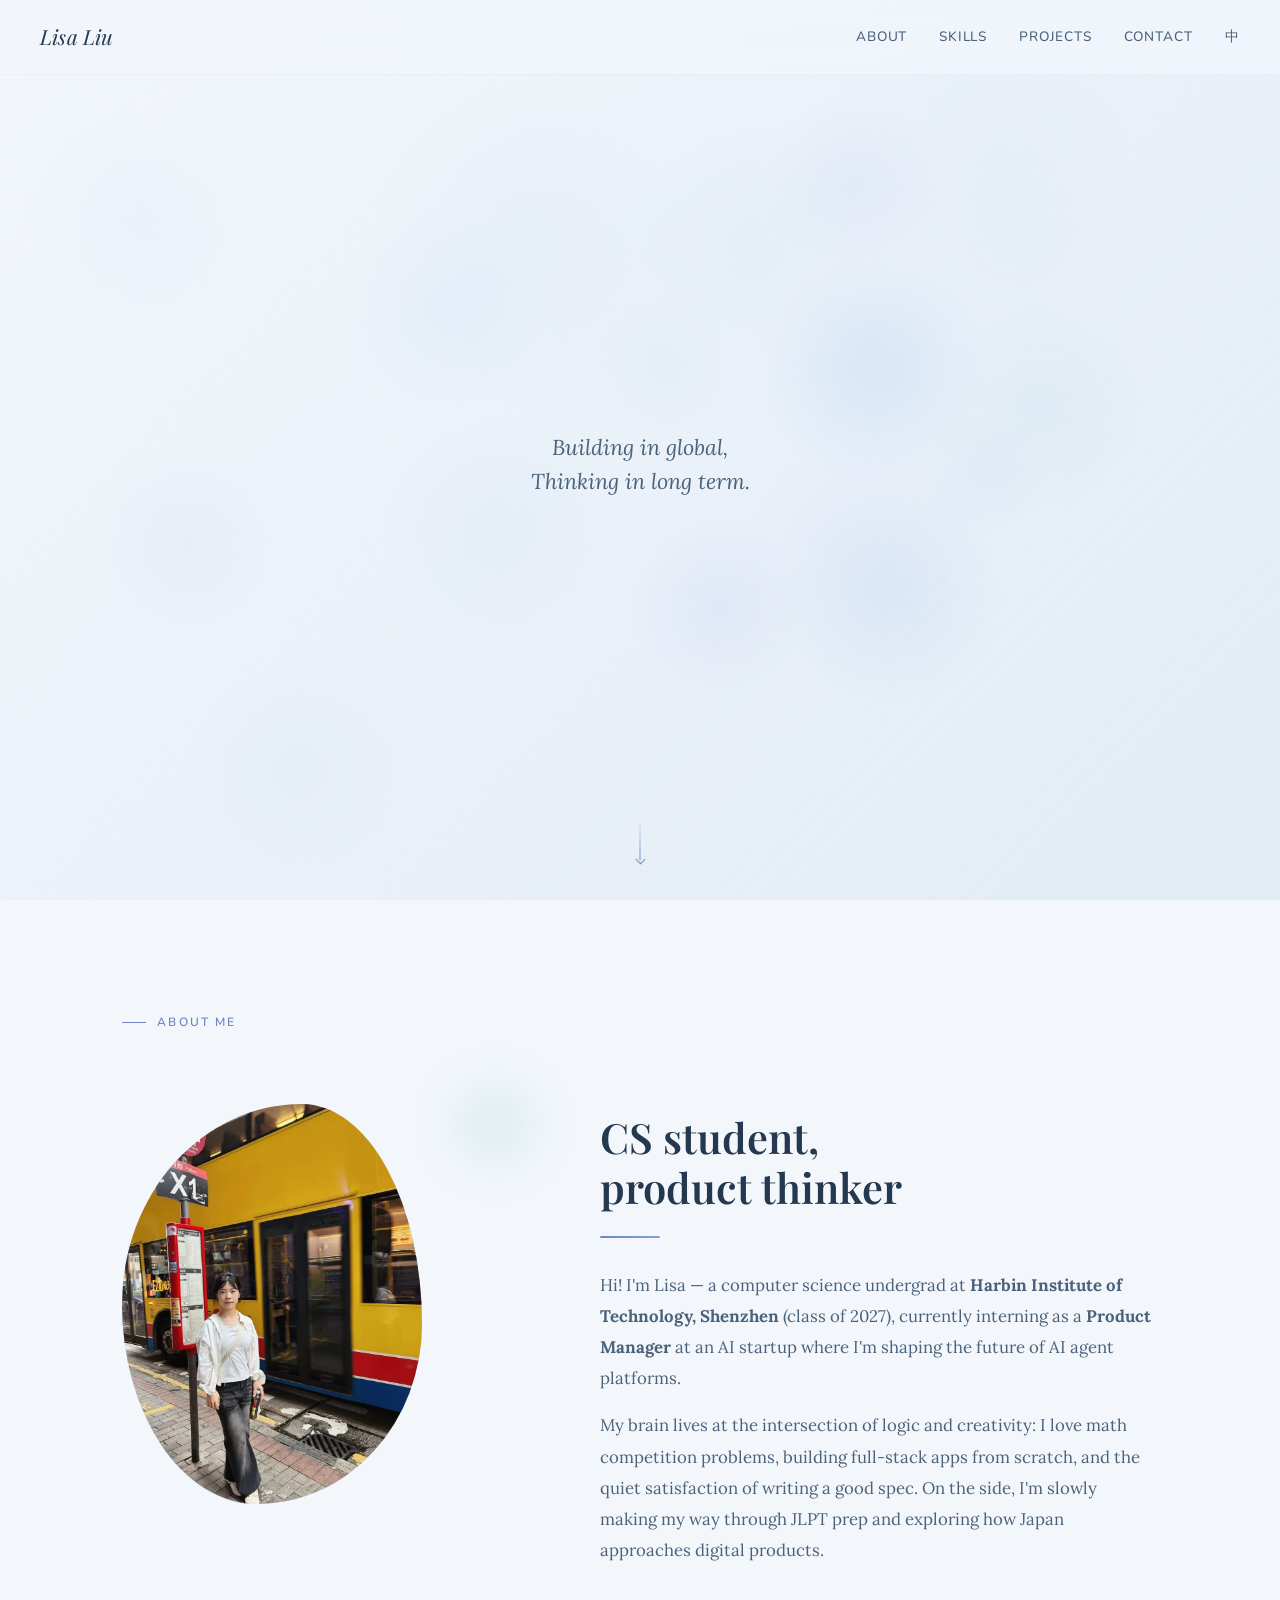
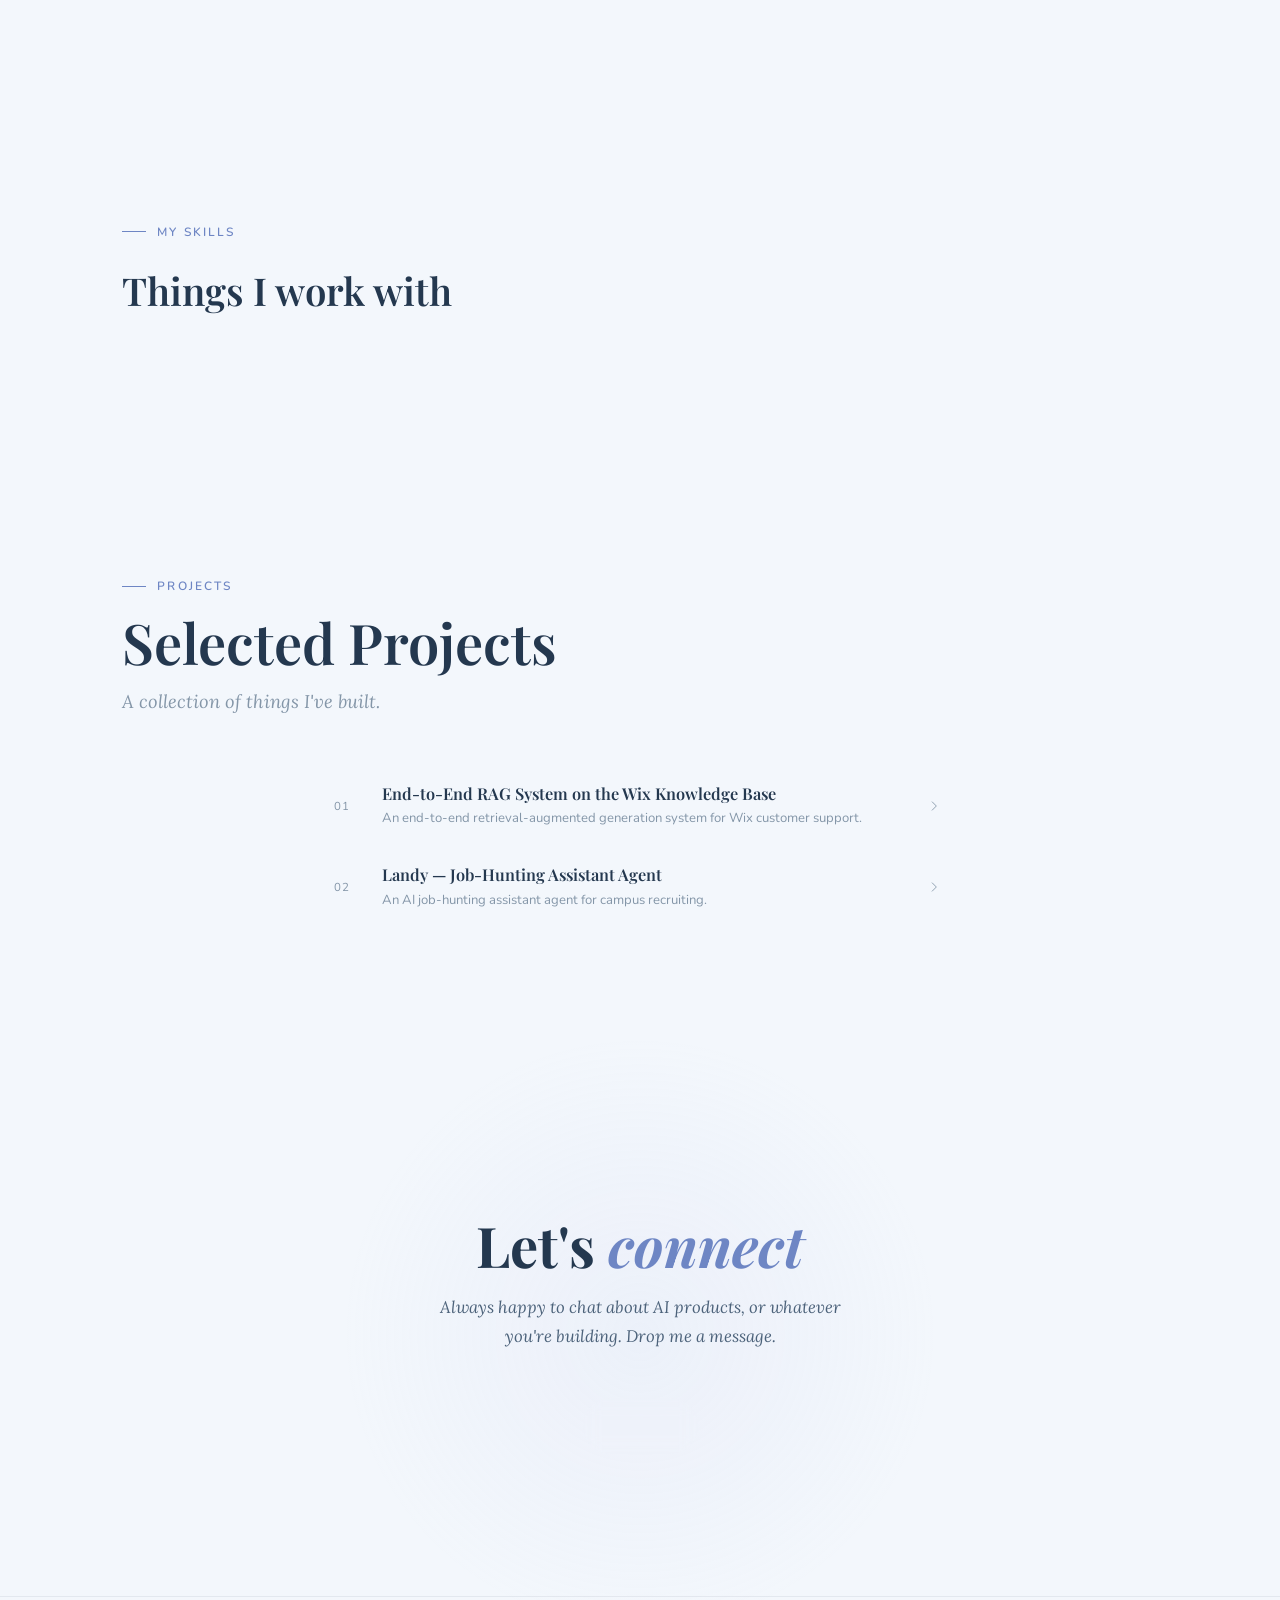
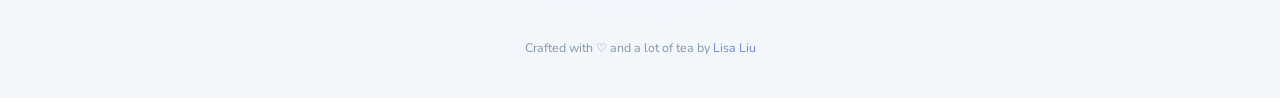
<file: index.html>
<!DOCTYPE html>
<html lang="en">
<head>
  <meta charset="UTF-8" />
  <meta name="viewport" content="width=device-width, initial-scale=1.0" />
  <title>Lisa's space</title>
  <meta name="description" content="Lisa Liu — computer science student at Harbin Institute of Technology, Shenzhen, and product manager intern building AI agent platforms." data-i18n-attr="content:meta.desc" />
  <link rel="preconnect" href="https://fonts.googleapis.com" />
  <link rel="preconnect" href="https://fonts.gstatic.com" crossorigin />
  <link href="https://fonts.googleapis.com/css2?family=Playfair+Display:ital,wght@0,400;0,600;0,700;1,400;1,600&family=Lora:ital,wght@0,400;0,500;1,400&family=Nunito:wght@300;400;500;600;700&display=swap" rel="stylesheet" />
  <link rel="stylesheet" href="style.css" />
</head>
<body>

  <!-- Animated gradient background -->
  <div id="gradient-bg"></div>
  <div id="grain"></div>

  <!-- Water painting canvas -->
  <canvas id="water-canvas"></canvas>

  <!-- Navigation -->
  <nav id="nav">
    <a class="nav-logo" href="#hero">Lisa Liu</a>

    <div class="nav-right">
      <ul class="nav-links">
        <li style="--i:1"><a href="#about" data-i18n="nav.about">About</a></li>
        <li style="--i:2"><a href="#skills" data-i18n="nav.skills">Skills</a></li>
        <li style="--i:3"><a href="#projects" data-i18n="nav.projects">Projects</a></li>
        <li style="--i:4"><a href="#contact" data-i18n="nav.contact">Contact</a></li>
      </ul>

      <!-- Language switch: EN ⇄ 中文 -->
      <button class="lang-toggle" id="lang-toggle" type="button"
              aria-label="Switch to Chinese" title="Switch to Chinese" aria-pressed="false">
        <span class="lang-toggle-label">中</span>
      </button>
    </div>
  </nav>

  <!-- ╔═══════════════ HERO ═══════════════╗ -->
  <section id="hero">
    <canvas id="hero-canvas"></canvas>

    <div class="hero-content" id="hero-parallax">
      <p class="hero-tagline" data-i18n-html="hero.tagline">
        Building in global,<br/>Thinking in long term.
      </p>
    </div>

    <div class="scroll-hint">
      <div class="scroll-hint-line"></div>
    </div>
  </section>

  <!-- ╔═══════════════ ABOUT ══════════════╗ -->
  <section id="about">
    <div class="section-label reveal" data-i18n="about.label">About me</div>
    <div class="about-grid">

      <div class="about-portrait reveal">
        <div class="portrait-frame">
          <img class="portrait-photo" src="life-photo.webp" alt="Lisa Liu" width="924" height="1280"
               data-i18n-attr="alt:about.photoAlt" />
        </div>
        <div class="portrait-decoration"></div>
      </div>

      <div class="about-text-content">
        <h2 class="about-heading reveal" data-i18n-html="about.heading">
          CS student,<br/>product thinker
        </h2>
        <div class="divider reveal"></div>
        <p class="about-bio reveal" data-i18n-html="about.bio1">
          Hi! I'm Lisa — a computer science undergrad at <strong>Harbin Institute of Technology, Shenzhen</strong> (class of 2027), currently interning as a <strong>Product Manager</strong> at an AI startup where I'm shaping the future of AI agent platforms.
        </p>
        <p class="about-bio reveal" data-i18n-html="about.bio2">
          My brain lives at the intersection of logic and creativity: I love math competition problems, building full-stack apps from scratch, and the quiet satisfaction of writing a good spec. On the side, I'm slowly making my way through JLPT prep and exploring how Japan approaches digital products.
        </p>
      </div>

    </div>
  </section>

  <!-- ╔═══════════════ SKILLS ═════════════╗ -->
  <section id="skills">
    <div class="section-label reveal" data-i18n="skills.label">My Skills</div>
    <h2 class="skills-heading reveal" data-i18n="skills.heading">Things I work with</h2>

  </section>

  <!-- ╔═══════════════ PROJECTS ═══════════╗ -->
  <section id="projects">
    <div class="projects-header">
      <div class="section-label reveal" data-i18n="projects.label">Projects</div>
      <h2 class="projects-heading reveal" data-i18n="projects.heading">Selected Projects</h2>
      <p class="projects-sub reveal" data-i18n="projects.sub">A collection of things I&#39;ve built.</p>
    </div>

    <div class="projects-layout reveal-group">

      <!-- ── Index ─────────────────────────────────── -->
      <ol class="project-list">
        <li>
          <button class="project-row" type="button" data-project="rag"
                  aria-controls="project-rag" aria-expanded="false">
            <span class="project-index">01</span>
            <span class="project-row-copy">
              <span class="project-row-title" data-i18n="rag.title">End-to-End RAG System on the Wix Knowledge Base</span>
              <span class="project-row-sub" data-i18n="rag.lead">An end-to-end retrieval-augmented generation system for Wix customer support.</span>
            </span>
            <span class="project-row-chevron" aria-hidden="true">
              <svg viewBox="0 0 24 24"><path d="M9 5l7 7-7 7" fill="none" stroke="currentColor" stroke-width="1.5" stroke-linecap="round" stroke-linejoin="round"/></svg>
            </span>
          </button>
        </li>

        <li>
          <button class="project-row" type="button" data-project="landy"
                  aria-controls="project-landy" aria-expanded="false">
            <span class="project-index">02</span>
            <span class="project-row-copy">
              <span class="project-row-title" data-i18n="landy.title">Landy — Job-Hunting Assistant Agent</span>
              <span class="project-row-sub" data-i18n="landy.lead">An AI job-hunting assistant agent for campus recruiting.</span>
            </span>
            <span class="project-row-chevron" aria-hidden="true">
              <svg viewBox="0 0 24 24"><path d="M9 5l7 7-7 7" fill="none" stroke="currentColor" stroke-width="1.5" stroke-linecap="round" stroke-linejoin="round"/></svg>
            </span>
          </button>
        </li>
      </ol>

      <!-- ── Detail ────────────────────────────────── -->
      <article class="project-detail" id="project-rag" data-project="rag">
        <div class="project-detail-inner">
        <div class="project-detail-index">01</div>
        <h3 class="project-detail-title" data-i18n="rag.title">End-to-End RAG System on the Wix Knowledge Base</h3>
        <p class="project-detail-lead" data-i18n="rag.lead">An end-to-end retrieval-augmented generation system for Wix customer support.</p>

        <dl class="project-facts">
          <div class="project-fact">
            <dt data-i18n="rag.bgLabel">Background</dt>
            <dd data-i18n="rag.bg">Built on 6,221 official Wix help articles and 400 real support tickets. The scenario splits into two hard question types — single-document exact match and multi-document multi-hop reasoning — so I designed an evaluation suite and drove every optimisation with offline experiments.</dd>
          </div>
          <div class="project-fact">
            <dt data-i18n="rag.evalLabel">Evaluation design</dt>
            <dd data-i18n="rag.eval">Analysing real tickets surfaced those two scenarios, so I re-cut the metrics per question type — Hit@5 and MRR for single-document questions, Full@5 for multi-document ones — and made joint improvement across every question set the bar for adopting a change.</dd>
          </div>
          <div class="project-fact">
            <dt data-i18n="rag.modelLabel">Model selection</dt>
            <dd data-i18n="rag.model">Benchmarked MiniLM, bge-small, E5-large and others. With comparable quality, MiniLM brought retrieval latency down to 1/4 and index build time to roughly 1/20 of the original plan — a large gain in responsiveness.</dd>
          </div>
          <div class="project-fact">
            <dt data-i18n="rag.retrievalLabel">Retrieval optimisation</dt>
            <dd data-i18n="rag.retrieval">For weak single-document accuracy I ran controlled experiments on chunking, retrieval strategy and reranking, and traced the biggest gain to contextual embedding. The final recipe — stop-word removal, document metadata on every chunk, and an 8:2 blend of semantic and keyword retrieval — lifted Top-5 recall on single-document QA pairs from 62% to 77%. For low full recall on multi-document questions, a small model rewrites the query and an agentic loop lets it retrieve autonomously, taking Full@5 from 35% to 75%.</dd>
          </div>
        </dl>

        <div class="project-detail-divider"></div>
        <div class="project-tags" data-i18n="rag.tags">RAG · Retrieval · Evaluation · Embedding</div>

        <div class="project-links">
          <a class="project-link" href="https://proper-sawfish-7302.edgespark.app" target="_blank" rel="noopener">
            <span data-i18n="rag.view">View Project ↗</span>
          </a>
        </div>
        </div>
      </article>


      <!-- ── Landy ─────────────────────────────────── -->
      <article class="project-detail" id="project-landy" data-project="landy">
        <div class="project-detail-inner">
        <div class="project-detail-index">02</div>
        <h3 class="project-detail-title" data-i18n="landy.title">Landy — Job-Hunting Assistant Agent</h3>
        <p class="project-detail-lead" data-i18n="landy.lead">An AI job-hunting assistant agent for campus recruiting.</p>

        <dl class="project-facts">
          <div class="project-fact">
            <dt data-i18n="landy.bgLabel">Background</dt>
            <dd data-i18n="landy.bg">Company due diligence, résumé rewriting and interview prep are the most repetitive — and slowest — parts of campus recruiting. Landy is a job-hunting assistant agent built to take that weight off the candidate.</dd>
          </div>
          <div class="project-fact">
            <dt data-i18n="landy.archLabel">Agent architecture</dt>
            <dd data-i18n="landy.arch">A workflow split into four sub-agents — JD parsing, business research, résumé rewriting and mock interview. Research and rewriting run in parallel to cut end-to-end latency. The rewriting agent uses RAG over a ChromaDB vector index of the user&#39;s experience, pulling the passages that match JD keywords in real time; a HITL reflection loop then writes back into Memory, so user preferences persist and the agent grows more personalised over time.</dd>
          </div>
          <div class="project-fact">
            <dt data-i18n="landy.evalLabel">Prompting &amp; evaluation</dt>
            <dd data-i18n="landy.eval">Built an evaluation system scored on JD match and user satisfaction, assembled a high-quality dataset, and layered LLM-as-judge on top of human annotation to drive prompt optimisation. After iteration, the JD match rate of AI-rewritten résumés rose by about 35%.</dd>
          </div>
        </dl>

        <div class="project-detail-divider"></div>
        <div class="project-tags" data-i18n="landy.tags">Agent · RAG · Workflow · Evaluation</div>
        </div>
      </article>

    </div>
  </section>

  <!-- ╔═══════════════ CONTACT ════════════╗ -->
  <section id="contact">
    <div class="contact-bg-blob"></div>
    <h2 class="contact-heading reveal" data-i18n-html="contact.heading">
      Let's <em>connect</em>
    </h2>
    <p class="contact-sub reveal" data-i18n="contact.sub">
      Always happy to chat about AI products, or whatever you're building. Drop me a message.
    </p>

    <div class="social-links reveal-group">
      <a href="mailto:lisa@example.com" class="social-link">
        <span class="social-icon">✉️</span>
        <span data-i18n="contact.email">Email</span>
      </a>
    </div>
  </section>

  <!-- Footer -->
  <footer>
    <p data-i18n-html="footer.text">Crafted with ♡ and a lot of tea by <a href="#hero">Lisa Liu</a> </p>
  </footer>

  <script src="i18n.js"></script>
  <script src="script.js"></script>
</body>
</html>
</file>
<file: style.css>
/* ── Variables ─────────────────────────────────────── */
/* Cool (blue) edition of the original warm palette. The token
   names are kept as-is so every existing rule still resolves;
   read them as roles, not as hues:
     peach/sage/rose/sand = the four pastel washes
     deep-*               = their saturated counterparts
     cream                = page paper                                      */
:root {
  --cream:      #F3F7FC;
  --peach:      #BFD6F0;
  --sage:       #B7D8DC;
  --rose:       #C6CDEE;
  --sand:       #E2EBF6;
  --deep-peach: #7FA6D9;
  --deep-sage:  #6FA3B5;
  --deep-rose:  #6E86C4;
  --text:       #24384F;
  --text-light: #4C627A;
  --text-muted: #8496A8;
  --font-display: 'Playfair Display', 'Songti SC', 'Noto Serif SC', Georgia, serif;
  --font-body:    'Nunito', 'PingFang SC', 'Hiragino Sans GB', 'Microsoft YaHei', 'Noto Sans SC', sans-serif;
  --font-serif:   'Lora', 'Songti SC', 'Noto Serif SC', Georgia, serif;
  --ease-spring: cubic-bezier(0.34, 1.56, 0.64, 1);
  --ease-soft:   cubic-bezier(0.25, 0.46, 0.45, 0.94);
}

/* ── Reset & Base ──────────────────────────────────── */
*, *::before, *::after { box-sizing: border-box; margin: 0; padding: 0; }

html { scroll-behavior: smooth; font-size: 16px; }

body {
  font-family: var(--font-body);
  background: var(--cream);
  color: var(--text);
  overflow-x: hidden;
  line-height: 1.7;
}

/* ── Animated Gradient Background ─────────────────── */
#gradient-bg {
  position: fixed;
  inset: 0;
  z-index: -2;
  background: linear-gradient(
    -45deg,
    #F3F7FC, #EAF2FB, #BFD6F0aa, #C6CDEEaa,
    #B7D8DCaa, #E2EBF6, #F3F7FC
  );
  background-size: 400% 400%;
  animation: gradientShift 20s ease infinite;
  opacity: 0.6;
}

@keyframes gradientShift {
  0%   { background-position: 0% 50%; }
  33%  { background-position: 100% 0%; }
  66%  { background-position: 50% 100%; }
  100% { background-position: 0% 50%; }
}

/* ── Grain Texture Overlay ─────────────────────────── */
#grain {
  position: fixed;
  inset: 0;
  z-index: -1;
  opacity: 0.025;
  pointer-events: none;
  background-image: url("data:image/svg+xml,%3Csvg viewBox='0 0 256 256' xmlns='http://www.w3.org/2000/svg'%3E%3Cfilter id='noise'%3E%3CfeTurbulence type='fractalNoise' baseFrequency='0.9' numOctaves='4' stitchTiles='stitch'/%3E%3C/filter%3E%3Crect width='100%25' height='100%25' filter='url(%23noise)' opacity='1'/%3E%3C/svg%3E");
  background-size: 200px 200px;
}

/* ── Water Painting Canvas ─────────────────────────── */
#water-canvas {
  position: fixed;
  inset: 0;
  z-index: 0;
  pointer-events: none;
  filter: blur(55px);
}

/* ── Navigation ────────────────────────────────────── */
nav {
  position: fixed;
  top: 0; left: 0; right: 0;
  z-index: 100;
  padding: 1.2rem 2.5rem;
  display: flex;
  justify-content: space-between;
  align-items: center;
  backdrop-filter: blur(12px);
  background: rgba(243,247,252,0.7);
  border-bottom: 1px solid rgba(198,205,238,0.2);
  transition: box-shadow 0.3s;
}

nav.scrolled {
  box-shadow: 0 4px 24px rgba(28,48,76,0.06);
}

.nav-logo {
  font-family: var(--font-display);
  font-size: 1.3rem;
  font-style: italic;
  color: var(--text);
  text-decoration: none;
  letter-spacing: 0.01em;
  opacity: 0;
  animation: fadeDown 0.6s var(--ease-soft) 0.1s forwards;
}

.nav-links {
  display: flex;
  gap: 2rem;
  list-style: none;
}

.nav-links a {
  font-size: 0.85rem;
  font-weight: 500;
  color: var(--text-light);
  text-decoration: none;
  letter-spacing: 0.06em;
  text-transform: uppercase;
  position: relative;
  transition: color 0.25s;
  opacity: 0;
  animation: fadeDown 0.6s var(--ease-soft) calc(0.15s * var(--i)) forwards;
}

.nav-links a::after {
  content: '';
  position: absolute;
  bottom: -3px; left: 0;
  width: 0; height: 1px;
  background: var(--deep-rose);
  transition: width 0.3s var(--ease-soft);
}

.nav-links a:hover { color: var(--text); }
.nav-links a:hover::after { width: 100%; }

/* ── Nav right cluster (links + language switch) ───── */
.nav-right {
  display: flex;
  align-items: center;
  gap: 2rem;
  margin-left: auto;
}

.lang-toggle {
  position: relative;
  display: inline-flex;
  align-items: center;
  padding: 0;
  border: 0;
  background: none;
  color: var(--text-light);
  font-family: var(--font-body);
  font-size: 0.85rem;
  font-weight: 500;
  letter-spacing: 0;
  text-transform: uppercase;
  cursor: pointer;
  transition: color 0.25s;
  opacity: 0;
  animation: fadeDown 0.6s var(--ease-soft) 0.75s forwards;
}

.lang-toggle::after {
  content: '';
  position: absolute;
  bottom: -3px; left: 0;
  width: 0; height: 1px;
  background: var(--deep-rose);
  transition: width 0.3s var(--ease-soft);
}

.lang-toggle:hover { color: var(--text); }
.lang-toggle:hover::after { width: 100%; }

.lang-toggle:focus-visible {
  outline: 2px solid var(--deep-rose);
  outline-offset: 4px;
  border-radius: 2px;
}

/* 中 ⇄ A — same box for both glyphs so the nav never shifts.
   No hand-set line-height: the label has to inherit the same
   line box as the nav links or the baseline drifts. */
.lang-toggle-label {
  display: inline-block;
  min-width: 1.15em;
  text-align: center;
}

/* ── Section base ──────────────────────────────────── */
section {
  min-height: 100vh;
  padding: 7rem 2rem 5rem;
  max-width: 1100px;
  margin: 0 auto;
  display: flex;
  flex-direction: column;
  justify-content: center;
}

.section-label {
  font-family: var(--font-body);
  font-size: 0.75rem;
  font-weight: 600;
  letter-spacing: 0.18em;
  text-transform: uppercase;
  color: var(--deep-rose);
  margin-bottom: 1rem;
  display: flex;
  align-items: center;
  gap: 0.7rem;
}

.section-label::before {
  content: '';
  display: inline-block;
  width: 24px; height: 1px;
  background: var(--deep-rose);
}

/* ── Scroll reveal ─────────────────────────────────── */
.reveal {
  opacity: 0;
  transform: translateY(32px);
  transition: opacity 0.7s var(--ease-soft), transform 0.7s var(--ease-soft);
}

.reveal.visible {
  opacity: 1;
  transform: translateY(0);
}

/* Stagger children */
.reveal-group > * {
  opacity: 0;
  transform: translateY(28px);
  transition: opacity 0.6s var(--ease-soft), transform 0.6s var(--ease-soft);
}

.reveal-group.visible > *:nth-child(1) { opacity: 1; transform: none; transition-delay: 0s; }
.reveal-group.visible > *:nth-child(2) { opacity: 1; transform: none; transition-delay: 0.1s; }
.reveal-group.visible > *:nth-child(3) { opacity: 1; transform: none; transition-delay: 0.2s; }
.reveal-group.visible > *:nth-child(4) { opacity: 1; transform: none; transition-delay: 0.3s; }
.reveal-group.visible > *:nth-child(5) { opacity: 1; transform: none; transition-delay: 0.4s; }
.reveal-group.visible > *:nth-child(6) { opacity: 1; transform: none; transition-delay: 0.5s; }
.reveal-group.visible > *:nth-child(7) { opacity: 1; transform: none; transition-delay: 0.6s; }
.reveal-group.visible > *:nth-child(8) { opacity: 1; transform: none; transition-delay: 0.7s; }

/* ── HERO ──────────────────────────────────────────── */
/* BUG FIX: Override section's max-width/margin so the hero fills the full
   viewport. Without this, on viewports wider than 1100px the gradient-bg
   shows as a colour block in the margins beside the canvas. */
#hero {
  position: relative;
  min-height: 100vh;
  display: flex;
  align-items: center;
  justify-content: center;
  text-align: center;
  padding: 0;
  max-width: none;
  margin: 0;
  overflow: hidden;
}

#hero-canvas {
  position: absolute;
  inset: 0;
  z-index: 0;
}

.hero-content {
  position: relative;
  z-index: 1;
}

.hero-eyebrow {
  font-family: var(--font-body);
  font-size: 0.8rem;
  font-weight: 600;
  letter-spacing: 0.22em;
  text-transform: uppercase;
  color: var(--deep-sage);
  margin-bottom: 1.5rem;
  opacity: 0;
  animation: fadeUp 0.8s var(--ease-soft) 0.4s forwards;
}

.hero-name {
  font-family: var(--font-display);
  font-size: clamp(3.5rem, 9vw, 7.5rem);
  font-weight: 700;
  line-height: 1.0;
  color: var(--text);
  letter-spacing: -0.02em;
  opacity: 0;
  animation: fadeUp 0.9s var(--ease-soft) 0.55s forwards;
}

.hero-name em {
  font-style: italic;
  color: var(--deep-rose);
}

.hero-cn {
  font-family: var(--font-display);
  font-size: clamp(1rem, 2.5vw, 1.4rem);
  font-weight: 400;
  font-style: italic;
  color: var(--text-muted);
  margin-top: 0.4rem;
  letter-spacing: 0.08em;
  opacity: 0;
  animation: fadeUp 0.8s var(--ease-soft) 0.7s forwards;
}

.hero-tagline {
  font-family: var(--font-serif);
  font-size: clamp(1rem, 2.2vw, 1.35rem);
  font-weight: 400;
  font-style: italic;
  color: var(--text-light);
  margin-top: 1.8rem;
  max-width: 500px;
  margin-inline: auto;
  line-height: 1.6;
  opacity: 0;
  animation: fadeUp 0.8s var(--ease-soft) 0.85s forwards;
}

.hero-cta-group {
  margin-top: 3rem;
  display: flex;
  gap: 1rem;
  justify-content: center;
  flex-wrap: wrap;
  opacity: 0;
  animation: fadeUp 0.8s var(--ease-soft) 1.05s forwards;
}

.btn {
  display: inline-flex;
  align-items: center;
  gap: 0.5rem;
  padding: 0.75rem 1.8rem;
  border-radius: 50px;
  font-family: var(--font-body);
  font-size: 0.85rem;
  font-weight: 600;
  letter-spacing: 0.04em;
  text-decoration: none;
  transition: transform 0.3s var(--ease-spring), box-shadow 0.3s;
  cursor: pointer;
}

.btn-primary {
  background: var(--deep-rose);
  color: #fff;
  box-shadow: 0 4px 18px rgba(110,134,196,0.35);
}

.btn-primary:hover {
  transform: translateY(-3px);
  box-shadow: 0 8px 28px rgba(110,134,196,0.45);
}

.btn-ghost {
  background: transparent;
  color: var(--text);
  border: 1.5px solid rgba(28,48,76,0.2);
}

.btn-ghost:hover {
  transform: translateY(-3px);
  border-color: var(--deep-rose);
  color: var(--deep-rose);
  box-shadow: 0 6px 20px rgba(110,134,196,0.15);
}

.scroll-hint {
  position: absolute;
  bottom: 2.5rem;
  left: 50%;
  transform: translateX(-50%);
  display: flex;
  flex-direction: column;
  align-items: center;
  gap: 0.4rem;
  opacity: 0;
  animation: fadeIn 1s ease 1.6s forwards;
}

.scroll-hint span {
  font-size: 0.7rem;
  letter-spacing: 0.18em;
  text-transform: uppercase;
  color: var(--text-muted);
}

.scroll-hint-line {
  position: relative;
  width: 1px;
  height: 40px;
  background: linear-gradient(to bottom, transparent, var(--deep-rose));
  animation: scrollBounce 1.8s var(--ease-soft) infinite;
  will-change: transform, opacity;
}

/* Arrow head: a chevron made of two borders, so the whole
   indicator reads as an arrow instead of a bare line. */
.scroll-hint-line::after {
  content: '';
  position: absolute;
  left: 50%;
  bottom: -3px;
  width: 7px;
  height: 7px;
  border-right: 1px solid var(--deep-rose);
  border-bottom: 1px solid var(--deep-rose);
  transform: translateX(-50%) rotate(45deg);
}

/* Bounce the whole arrow — no scaleY, so it is always fully
   drawn and never squashed into a stub mid-animation. */
@keyframes scrollBounce {
  0%, 100% { transform: translateY(-2px); opacity: 0.6; }
  50%      { transform: translateY(4px);  opacity: 1; }
}

/* ── ABOUT ─────────────────────────────────────────── */
#about {
  min-height: auto;
  padding-bottom: 8rem;
}

.about-grid {
  display: grid;
  grid-template-columns: 1fr 1.4fr;
  gap: 5rem;
  align-items: start;
  margin-top: 3.5rem;
}

.about-portrait {
  position: relative;
}

.portrait-frame {
  position: relative;
  width: 100%;
  max-width: 300px;
  aspect-ratio: 3/4;
  border-radius: 60% 40% 55% 45% / 50% 55% 45% 50%;
  background: linear-gradient(135deg, var(--peach), var(--rose), var(--sage));
  overflow: hidden;
  animation: morphBlob 12s ease-in-out infinite;
}

@keyframes morphBlob {
  0%,100% { border-radius: 60% 40% 55% 45% / 50% 55% 45% 50%; }
  25%     { border-radius: 45% 55% 40% 60% / 55% 45% 55% 45%; }
  50%     { border-radius: 55% 45% 60% 40% / 45% 55% 50% 50%; }
  75%     { border-radius: 40% 60% 45% 55% / 60% 40% 45% 55%; }
}

.portrait-photo {
  position: absolute;
  inset: 0;
  width: 100%;
  height: 100%;
  object-fit: cover;
  object-position: center;
  display: block;
}

.portrait-decoration {
  position: absolute;
  width: 80px; height: 80px;
  border-radius: 50%;
  background: var(--sage);
  opacity: 0.3;
  top: -20px; right: -15px;
  filter: blur(20px);
}

.about-text-content { padding-top: 0.5rem; }

.about-heading {
  font-family: var(--font-display);
  font-size: clamp(1.8rem, 3.5vw, 2.6rem);
  font-weight: 600;
  line-height: 1.2;
  margin-bottom: 1.5rem;
  color: var(--text);
}

.about-heading em {
  font-style: italic;
  color: var(--deep-rose);
}

.about-bio {
  font-family: var(--font-serif);
  font-size: 1.05rem;
  color: var(--text-light);
  line-height: 1.85;
  margin-bottom: 1rem;
}

.about-chips {
  display: flex;
  flex-wrap: wrap;
  gap: 0.6rem;
  margin-top: 2rem;
}

.about-chip {
  display: inline-flex;
  align-items: center;
  gap: 0.4rem;
  padding: 0.4rem 0.9rem;
  background: rgba(255,255,255,0.7);
  border: 1px solid rgba(198,205,238,0.4);
  border-radius: 50px;
  font-size: 0.8rem;
  color: var(--text-light);
  backdrop-filter: blur(6px);
}

/* ── SKILLS ────────────────────────────────────────── */
#skills {
  min-height: auto;
  padding-bottom: 8rem;
}

.skills-heading {
  font-family: var(--font-display);
  font-size: clamp(1.8rem, 3.5vw, 2.4rem);
  font-weight: 600;
  margin-bottom: 0.8rem;
}

.skills-subheading {
  font-family: var(--font-serif);
  font-size: 1rem;
  font-style: italic;
  color: var(--text-muted);
  margin-bottom: 3rem;
}

.skills-cluster {
  margin-bottom: 2.5rem;
}

.cluster-title {
  font-size: 0.72rem;
  font-weight: 700;
  letter-spacing: 0.16em;
  text-transform: uppercase;
  color: var(--text-muted);
  margin-bottom: 1rem;
  display: flex;
  align-items: center;
  gap: 0.6rem;
}

.cluster-title::after {
  content: '';
  flex: 1;
  height: 1px;
  background: linear-gradient(to right, rgba(28,48,76,0.1), transparent);
}

.skill-tags {
  display: flex;
  flex-wrap: wrap;
  gap: 0.65rem;
}

/* Leaf/plant-tag shape */
.skill-tag {
  position: relative;
  display: inline-flex;
  align-items: center;
  gap: 0.4rem;
  padding: 0.45rem 1rem 0.45rem 1.3rem;
  font-size: 0.82rem;
  font-weight: 500;
  color: var(--text);
  text-decoration: none;
  border-radius: 0 50px 50px 0;
  cursor: pointer;
  transition:
    transform 0.3s var(--ease-spring),
    box-shadow 0.3s,
    filter 0.3s;
  background: white;
  box-shadow: 0 2px 10px rgba(28,48,76,0.07);
}

/* The tag-hole circle on the left */
.skill-tag::before {
  content: '';
  position: absolute;
  left: -1px;
  width: 11px; height: 11px;
  border-radius: 0 50% 50% 0;
  background: var(--cream);
  border-right: 1px solid rgba(28,48,76,0.12);
  border-top: 1px solid rgba(28,48,76,0.12);
  border-bottom: 1px solid rgba(28,48,76,0.12);
  z-index: 1;
}

.skill-tag:hover {
  transform: scale(1.1) rotate(-1deg);
  box-shadow: 0 6px 20px rgba(28,48,76,0.14);
  filter: brightness(1.03);
}

/* Color variants */
.skill-tag.peach   { background: linear-gradient(135deg, #f2f7fd, #dbe8f7); border: 1px solid rgba(127,166,217,0.3); }
.skill-tag.sage    { background: linear-gradient(135deg, #eef7f8, #d5ebee); border: 1px solid rgba(111,163,181,0.3); }
.skill-tag.rose    { background: linear-gradient(135deg, #eff2fd, #dde4f8); border: 1px solid rgba(110,134,196,0.3); }
.skill-tag.sand    { background: linear-gradient(135deg, #f2f6fc, #e2ebf6); border: 1px solid rgba(150,170,200,0.3); }
.skill-tag.lavender{ background: linear-gradient(135deg, #eef1fc, #dfe4f9); border: 1px solid rgba(140,150,215,0.3); }

.skill-tag.peach:hover    { box-shadow: 0 6px 20px rgba(127,166,217,0.3); }
.skill-tag.sage:hover     { box-shadow: 0 6px 20px rgba(111,163,181,0.3); }
.skill-tag.rose:hover     { box-shadow: 0 6px 20px rgba(110,134,196,0.3); }
.skill-tag.sand:hover     { box-shadow: 0 6px 20px rgba(150,170,200,0.3); }
.skill-tag.lavender:hover { box-shadow: 0 6px 20px rgba(140,150,215,0.3); }

/* ── PROJECTS ──────────────────────────────────────── */
#projects {
  min-height: auto;
  padding-bottom: 8rem;
}

.projects-header {
  margin-bottom: 3rem;
}

.projects-heading {
  font-family: var(--font-display);
  font-size: clamp(2.2rem, 5vw, 3.5rem);
  font-weight: 600;
  line-height: 1.05;
  margin-bottom: 0.9rem;
  color: var(--text);
  text-wrap: balance;
}

.projects-sub {
  font-family: var(--font-serif);
  font-style: italic;
  font-size: clamp(1rem, 1.5vw, 1.15rem);
  color: var(--text-muted);
}

/* Closed: the index takes the whole width and centres itself.
   Open: the panel column grows in and the index slides left.
   Both tracks stay `minmax(0, …)` so the 0fr column can collapse. */
.projects-layout {
  display: grid;
  grid-template-columns: minmax(0, 1fr) minmax(0, 0fr);
  align-items: start;
  transition: grid-template-columns 0.8s var(--ease-soft);
}

.projects-layout.has-open {
  grid-template-columns: minmax(0, 0.9fr) minmax(0, 1.1fr);
}

.project-list {
  grid-column: 1;
  grid-row: 1;
  width: 100%;
  /* the cap is what centres the list while its column is full width;
     once the panel column opens, the column gets narrower than the cap
     and the auto margins collapse on their own */
  max-width: 640px;
  margin-inline: auto;
  list-style: none;
  padding-right: 0;
  border-right: 1px solid transparent;
  transition:
    padding-right 0.8s var(--ease-soft),
    border-color 0.45s var(--ease-soft);
}

.projects-layout.has-open .project-list {
  padding-right: 3rem;
  border-right-color: rgba(28,48,76,0.10);
}

.project-row {
  width: 100%;
  display: grid;
  grid-template-columns: 2.1rem minmax(0, 1fr) auto;
  align-items: center;
  gap: 0.9rem;
  padding: 1.1rem 1.1rem 1.1rem 0.9rem;
  border: 0;
  border-radius: 12px;
  background: none;
  font-family: inherit;
  text-align: left;
  cursor: pointer;
  transition: background 0.3s var(--ease-soft);
}

.project-row + .project-row { margin-top: 0.15rem; }

.project-row:hover { background: rgba(255,255,255,0.55); }

.project-row.is-active { background: rgba(198,205,238,0.30); }

.project-row:focus-visible {
  outline: 2px solid var(--deep-rose);
  outline-offset: 2px;
}

.project-index {
  font-size: 0.72rem;
  letter-spacing: 0.08em;
  color: var(--text-muted);
  font-variant-numeric: tabular-nums;
}

.project-row-copy {
  display: flex;
  flex-direction: column;
  gap: 0.28rem;
  min-width: 0;
}

.project-row-title {
  font-family: var(--font-display);
  font-size: 1.02rem;
  font-weight: 600;
  color: var(--text);
  line-height: 1.3;
}

.project-row-sub {
  font-size: 0.82rem;
  color: var(--text-muted);
  line-height: 1.55;
}

.project-row-chevron {
  width: 14px;
  height: 14px;
  color: var(--text-muted);
  transition: transform 0.3s var(--ease-soft), color 0.3s;
}

.project-row-chevron svg { display: block; width: 100%; height: 100%; }

.project-row:hover .project-row-chevron {
  transform: translateX(3px);
  color: var(--text);
}

.project-row.is-active .project-row-chevron {
  transform: rotate(90deg);
  color: var(--text);
}

/* Detail panel */
/* Collapsed by default: the index is all you see. Opening a row
   grows the panel from 0fr to its natural height — no measuring,
   no magic numbers — and fades the content in behind it. */
.project-detail {
  grid-column: 2;
  grid-row: 1;
  min-width: 0;
  padding-left: 0;
  height: 0;
  overflow: hidden;
  visibility: hidden;
  transition:
    height 0.8s var(--ease-soft),
    padding-left 0.8s var(--ease-soft),
    visibility 0s linear 0.8s;
}

.projects-layout.has-open .project-detail { padding-left: 3rem; }

.project-detail.is-open {
  visibility: visible;
  transition:
    height 0.8s var(--ease-soft),
    padding-left 0.8s var(--ease-soft),
    visibility 0s linear 0s;
}

.project-detail-inner {
  min-height: 0;
  overflow: hidden;
  opacity: 0;
  transform: translateY(12px);
  transition:
    opacity 0.6s var(--ease-soft) 0.12s,
    transform 0.8s var(--ease-soft);
}

.project-detail.is-open .project-detail-inner {
  opacity: 1;
  transform: none;
}

.project-detail-index {
  font-size: 0.78rem;
  letter-spacing: 0.1em;
  color: var(--text-muted);
  margin-bottom: 0.9rem;
  font-variant-numeric: tabular-nums;
}

.project-detail-title {
  font-family: var(--font-display);
  font-size: clamp(1.55rem, 2.7vw, 2.25rem);
  font-weight: 600;
  line-height: 1.18;
  color: var(--text);
  margin-bottom: 0.7rem;
  text-wrap: balance;
}

.project-detail-lead {
  font-family: var(--font-serif);
  font-style: italic;
  font-size: 1rem;
  color: var(--text-light);
  margin-bottom: 1.9rem;
}

.project-facts {
  display: grid;
  gap: 1.15rem;
}

.project-fact { display: grid; gap: 0.3rem; }

.project-fact dt {
  font-size: 0.66rem;
  font-weight: 700;
  letter-spacing: 0.16em;
  text-transform: uppercase;
  color: var(--deep-rose);
}

.project-fact dd {
  font-size: 0.92rem;
  color: var(--text-light);
  line-height: 1.78;
}

.project-detail-divider {
  height: 1px;
  background: rgba(28,48,76,0.10);
  margin: 1.9rem 0 1.3rem;
}

.project-tags {
  font-size: 0.82rem;
  letter-spacing: 0.03em;
  color: var(--text-muted);
}

.project-links {
  display: flex;
  gap: 1.8rem;
  flex-wrap: wrap;
  margin-top: 1.3rem;
}

.project-link {
  font-size: 0.85rem;
  color: var(--text);
  text-decoration: none;
  border-bottom: 1px solid rgba(28,48,76,0.28);
  padding-bottom: 3px;
  transition: color 0.25s, border-color 0.25s;
}

.project-link:hover {
  color: var(--deep-rose);
  border-color: var(--deep-rose);
}

/* ── PHOTOGRAPHY PAGE ─────────────────────────────── */
.photo-page #water-canvas {
  opacity: 0.8;
}

.photo-page-hero {
  min-height: 72vh;
  padding-top: 10rem;
  padding-bottom: 5rem;
}

.photo-page-heading {
  font-family: var(--font-display);
  font-size: clamp(3rem, 9vw, 7rem);
  font-weight: 700;
  line-height: 0.95;
  max-width: 760px;
}

.photo-page-heading em {
  color: var(--deep-rose);
  font-style: italic;
}

.photo-page-sub {
  font-family: var(--font-serif);
  color: var(--text-light);
  font-size: clamp(1rem, 2vw, 1.25rem);
  line-height: 1.8;
  max-width: 560px;
  margin-top: 1.5rem;
}

.photo-page-meta {
  display: flex;
  flex-wrap: wrap;
  gap: 0.65rem;
  margin-top: 2.2rem;
}

.photo-meta-pill {
  padding: 0.42rem 0.9rem;
  border-radius: 999px;
  background: rgba(255,255,255,0.7);
  border: 1px solid rgba(198,205,238,0.35);
  color: var(--text-light);
  font-size: 0.8rem;
  font-weight: 600;
}

.gallery-section {
  min-height: auto;
  padding-top: 2rem;
  padding-bottom: 8rem;
}

.gallery-intro {
  display: flex;
  align-items: end;
  justify-content: space-between;
  gap: 2rem;
  margin-bottom: 2.5rem;
}

.gallery-heading {
  font-family: var(--font-display);
  font-size: clamp(1.9rem, 4vw, 3rem);
  font-weight: 600;
}

.gallery-note {
  max-width: 330px;
  font-family: var(--font-serif);
  font-style: italic;
  color: var(--text-muted);
}

.gallery-grid {
  columns: 3 260px;
  column-gap: 1.2rem;
}

.gallery-item {
  display: inline-block;
  width: 100%;
  margin: 0 0 1.2rem;
  break-inside: avoid;
}

.gallery-image {
  width: 100%;
  min-height: 260px;
  border: 9px solid rgba(255,255,255,0.86);
  border-radius: 14px;
  box-shadow: 0 12px 32px rgba(28,48,76,0.11);
  overflow: hidden;
  transition: transform 0.35s var(--ease-spring), box-shadow 0.35s;
}

.gallery-item:hover .gallery-image {
  transform: translateY(-6px);
  box-shadow: 0 20px 50px rgba(28,48,76,0.16);
}

.gallery-item img {
  display: block;
  width: 100%;
  height: auto;
  border-radius: 6px;
}

.gallery-caption {
  padding: 0.75rem 0.35rem 0;
  color: var(--text-muted);
  font-size: 0.82rem;
  line-height: 1.5;
}

.gallery-image.tall { min-height: 420px; }
.gallery-image.wide { min-height: 220px; }
.gallery-image.square { min-height: 300px; }

.photo-a {
  background:
    linear-gradient(to top, rgba(24,42,58,0.6), transparent 45%),
    linear-gradient(140deg, #2f5a6e, #b7d8dc 46%, #b9d4ee);
}

.photo-b {
  background:
    radial-gradient(circle at 78% 18%, rgba(243,247,252,0.96) 0 9%, transparent 10%),
    linear-gradient(160deg, #62738e, #a9b6dd 45%, #cfe0f2);
}

.photo-c {
  background:
    linear-gradient(to top, rgba(28,48,76,0.5), transparent 52%),
    linear-gradient(145deg, #7d8fc4, #a8c4e4 46%, #93b8c4);
}

.photo-d {
  background:
    radial-gradient(circle at 24% 26%, rgba(255,255,255,0.86) 0 8%, transparent 9%),
    linear-gradient(150deg, #6d8a96, #8fb3d9 48%, #8d9fd4);
}

.photo-e {
  background:
    linear-gradient(to top, rgba(43,54,68,0.46), transparent 50%),
    linear-gradient(135deg, #4f5c77, #a5c6d6 44%, #b5d0ea);
}

.photo-f {
  background:
    radial-gradient(circle at 52% 42%, rgba(243,247,252,0.38) 0 14%, transparent 15%),
    linear-gradient(155deg, #7b89c0, #a9c6e6 52%, #7fa8be);
}

/* ── CONTACT ───────────────────────────────────────── */
#contact {
  min-height: 60vh;
  padding-bottom: 6rem;
  display: flex;
  flex-direction: column;
  justify-content: center;
  align-items: center;
  text-align: center;
}

.contact-bg-blob {
  position: absolute;
  width: 600px; height: 600px;
  border-radius: 50%;
  background: radial-gradient(circle, rgba(198,205,238,0.15), transparent 70%);
  pointer-events: none;
  z-index: -1;
}

.contact-eyebrow {
  font-size: 0.75rem;
  font-weight: 700;
  letter-spacing: 0.2em;
  text-transform: uppercase;
  color: var(--deep-sage);
  margin-bottom: 1rem;
}

.contact-heading {
  font-family: var(--font-display);
  font-size: clamp(2rem, 5vw, 3.5rem);
  font-weight: 700;
  line-height: 1.15;
  margin-bottom: 1rem;
  color: var(--text);
}

.contact-heading em {
  font-style: italic;
  color: var(--deep-rose);
}

.contact-sub {
  font-family: var(--font-serif);
  font-size: 1.05rem;
  font-style: italic;
  color: var(--text-light);
  max-width: 420px;
  margin-inline: auto;
  margin-bottom: 3rem;
  line-height: 1.7;
}

.social-links {
  display: flex;
  gap: 1.2rem;
  flex-wrap: wrap;
  justify-content: center;
}

.social-link {
  display: flex;
  align-items: center;
  gap: 0.55rem;
  padding: 0.75rem 1.5rem;
  background: rgba(255,255,255,0.7);
  border: 1px solid rgba(255,255,255,0.9);
  border-radius: 50px;
  backdrop-filter: blur(8px);
  font-size: 0.85rem;
  font-weight: 600;
  color: var(--text);
  text-decoration: none;
  box-shadow: 0 3px 14px rgba(28,48,76,0.07);
  transition: transform 0.35s var(--ease-spring), box-shadow 0.3s, background 0.3s;
}

.social-link:hover {
  transform: translateY(-5px) scale(1.04);
  box-shadow: 0 10px 30px rgba(28,48,76,0.13);
  background: rgba(255,255,255,0.9);
}

.social-icon {
  font-size: 1.1rem;
}

/* ── Footer ────────────────────────────────────────── */
footer {
  text-align: center;
  padding: 2.5rem;
  font-size: 0.78rem;
  color: var(--text-muted);
  border-top: 1px solid rgba(28,48,76,0.07);
}

footer a {
  color: var(--deep-rose);
  text-decoration: none;
}

/* ── Keyframes ─────────────────────────────────────── */
@keyframes fadeUp {
  from { opacity: 0; transform: translateY(24px); }
  to   { opacity: 1; transform: translateY(0); }
}

@keyframes fadeDown {
  from { opacity: 0; transform: translateY(-12px); }
  to   { opacity: 1; transform: translateY(0); }
}

@keyframes fadeIn {
  to { opacity: 1; }
}

/* ── Decorative dividers ───────────────────────────── */
.divider {
  width: 60px; height: 2px;
  background: linear-gradient(to right, var(--deep-rose), var(--deep-peach));
  border-radius: 2px;
  margin: 1rem 0 2rem;
}

/* ── Mobile ────────────────────────────────────────── */
@media (max-width: 768px) {
  nav { padding: 1rem 1.5rem; }
  .nav-right { gap: 1.1rem; }
  .nav-links { gap: 1.2rem; }
  .nav-links a { font-size: 0.75rem; }
  .lang-toggle { font-size: 0.75rem; }

  section { padding: 5rem 1.5rem 4rem; }

  .about-grid {
    grid-template-columns: 1fr;
    gap: 2.5rem;
  }

  .portrait-frame {
    max-width: 200px;
    margin: 0 auto;
  }

  .projects-layout,
  .projects-layout.has-open { grid-template-columns: 1fr; }
  .project-list,
  .project-detail { grid-column: auto; grid-row: auto; }
  .project-list,
  .projects-layout.has-open .project-list {
    max-width: none;
    margin-inline: 0;
    padding-right: 0;
    padding-bottom: 1.2rem;
    margin-bottom: 2rem;
    border-right: 0;
    border-bottom: 1px solid rgba(28,48,76,0.10);
  }
  .project-detail,
  .projects-layout.has-open .project-detail { padding-left: 0; }
  .gallery-intro {
    display: block;
  }
  .gallery-note {
    margin-top: 0.8rem;
  }
}

@media (max-width: 480px) {
  .nav-links { display: none; }
}
</file>
